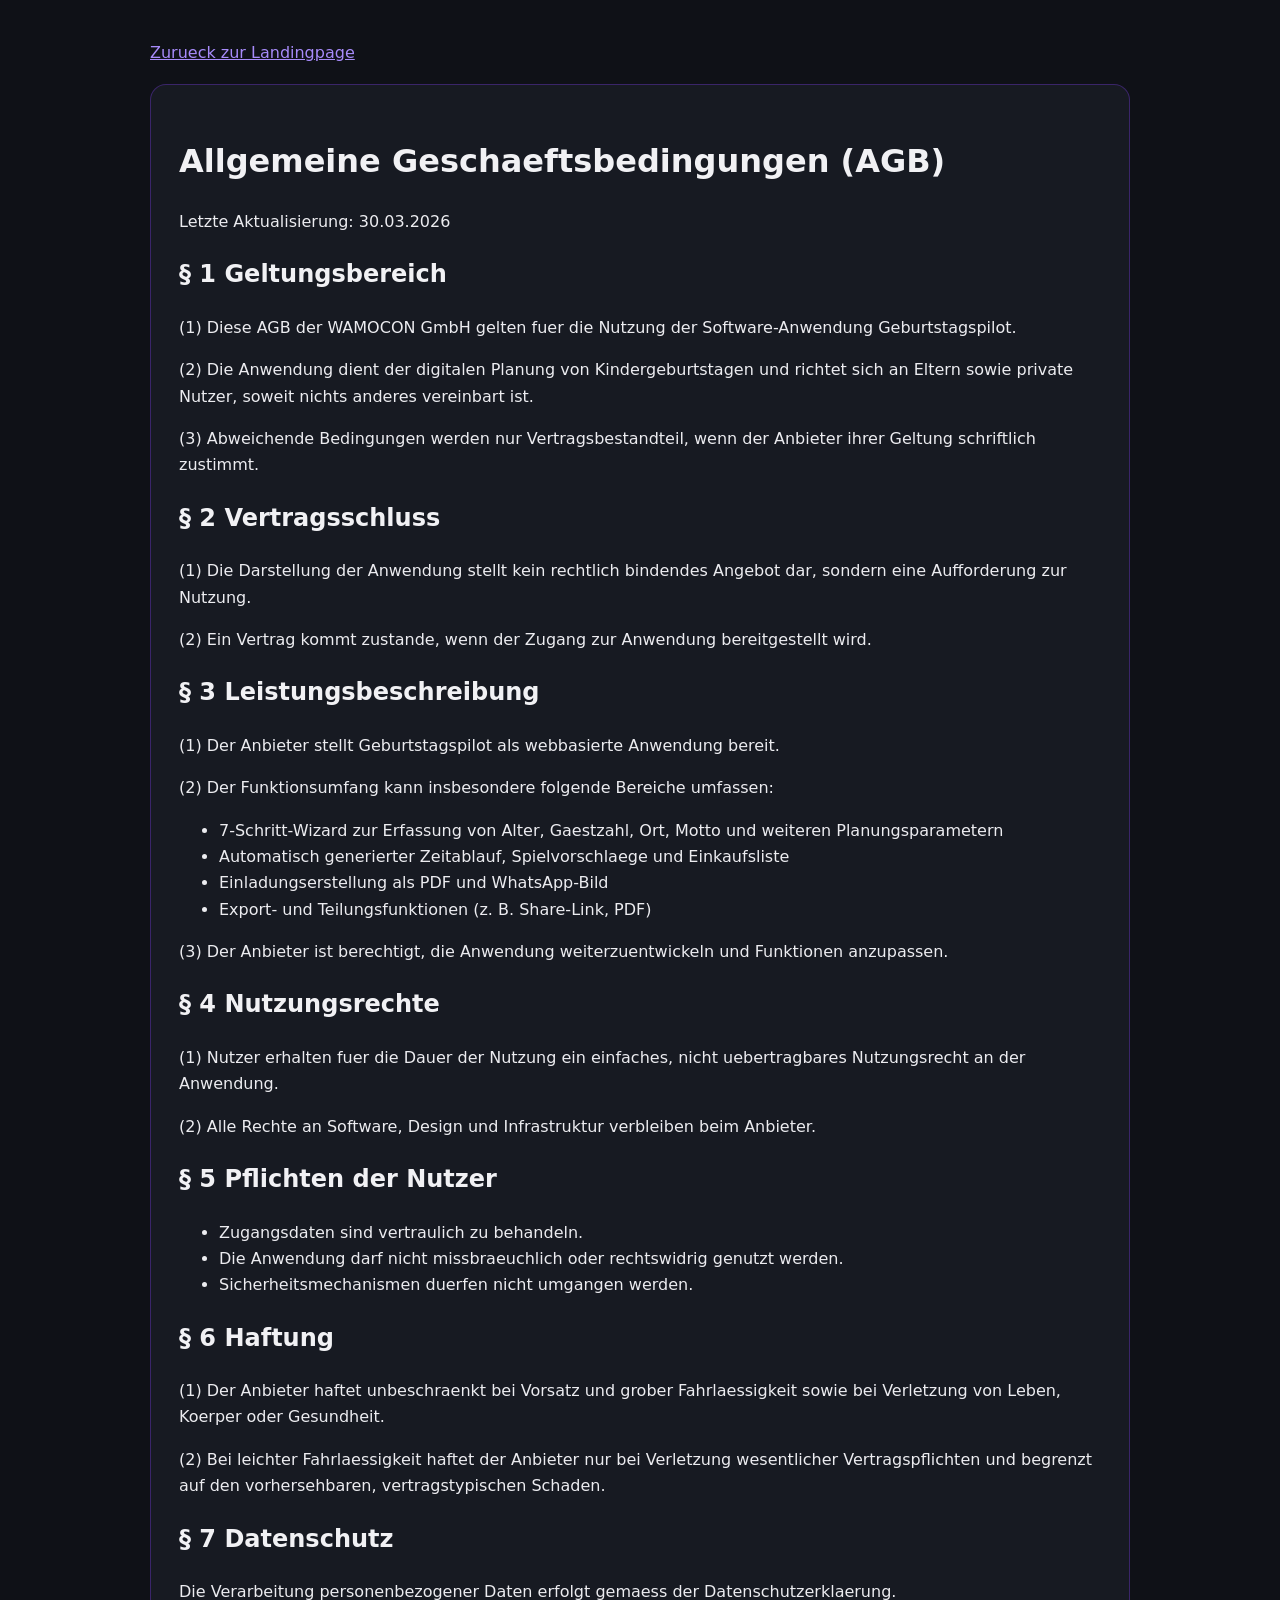
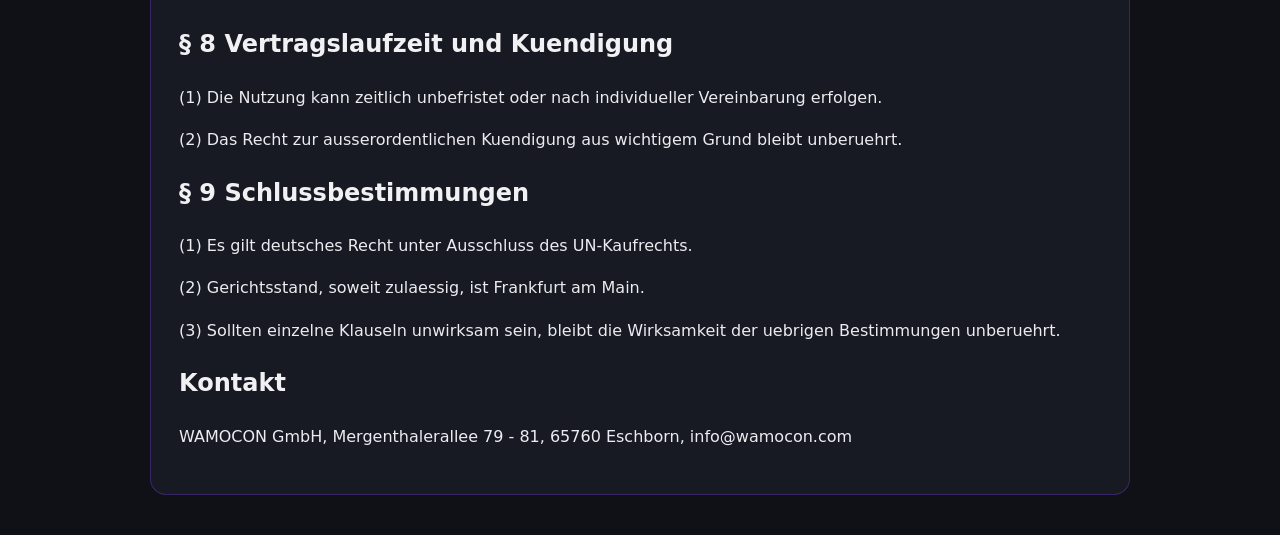
<file: agb.html>
<!DOCTYPE html>
<html lang="de">
<head>
  <meta charset="UTF-8">
  <meta name="viewport" content="width=device-width, initial-scale=1.0">
  <title>AGB | Geburtstagspilot</title>
  <style>
    body{font-family:Inter,system-ui,sans-serif;background:#0f1117;color:#ececf0;margin:0;line-height:1.65}
    .wrap{max-width:980px;margin:0 auto;padding:40px 20px}
    .card{background:#171a22;border:1px solid rgba(124,58,237,.35);border-radius:16px;padding:28px}
    h1,h2{color:#f1f1f4}
    a{color:#A78BFA}
    .top{margin-bottom:18px}
  </style>
</head>
<body>
  <div class="wrap">
    <div class="top"><a href="index.html">Zurueck zur Landingpage</a></div>
    <div class="card">
      <h1>Allgemeine Geschaeftsbedingungen (AGB)</h1>
      <p>Letzte Aktualisierung: 30.03.2026</p>

      <h2>§ 1 Geltungsbereich</h2>
      <p>(1) Diese AGB der WAMOCON GmbH gelten fuer die Nutzung der Software-Anwendung Geburtstagspilot.</p>
      <p>(2) Die Anwendung dient der digitalen Planung von Kindergeburtstagen und richtet sich an Eltern sowie private Nutzer, soweit nichts anderes vereinbart ist.</p>
      <p>(3) Abweichende Bedingungen werden nur Vertragsbestandteil, wenn der Anbieter ihrer Geltung schriftlich zustimmt.</p>

      <h2>§ 2 Vertragsschluss</h2>
      <p>(1) Die Darstellung der Anwendung stellt kein rechtlich bindendes Angebot dar, sondern eine Aufforderung zur Nutzung.</p>
      <p>(2) Ein Vertrag kommt zustande, wenn der Zugang zur Anwendung bereitgestellt wird.</p>

      <h2>§ 3 Leistungsbeschreibung</h2>
      <p>(1) Der Anbieter stellt Geburtstagspilot als webbasierte Anwendung bereit.</p>
      <p>(2) Der Funktionsumfang kann insbesondere folgende Bereiche umfassen:</p>
      <ul>
        <li>7-Schritt-Wizard zur Erfassung von Alter, Gaestzahl, Ort, Motto und weiteren Planungsparametern</li>
        <li>Automatisch generierter Zeitablauf, Spielvorschlaege und Einkaufsliste</li>
        <li>Einladungserstellung als PDF und WhatsApp-Bild</li>
        <li>Export- und Teilungsfunktionen (z. B. Share-Link, PDF)</li>
      </ul>
      <p>(3) Der Anbieter ist berechtigt, die Anwendung weiterzuentwickeln und Funktionen anzupassen.</p>

      <h2>§ 4 Nutzungsrechte</h2>
      <p>(1) Nutzer erhalten fuer die Dauer der Nutzung ein einfaches, nicht uebertragbares Nutzungsrecht an der Anwendung.</p>
      <p>(2) Alle Rechte an Software, Design und Infrastruktur verbleiben beim Anbieter.</p>

      <h2>§ 5 Pflichten der Nutzer</h2>
      <ul>
        <li>Zugangsdaten sind vertraulich zu behandeln.</li>
        <li>Die Anwendung darf nicht missbraeuchlich oder rechtswidrig genutzt werden.</li>
        <li>Sicherheitsmechanismen duerfen nicht umgangen werden.</li>
      </ul>

      <h2>§ 6 Haftung</h2>
      <p>(1) Der Anbieter haftet unbeschraenkt bei Vorsatz und grober Fahrlaessigkeit sowie bei Verletzung von Leben, Koerper oder Gesundheit.</p>
      <p>(2) Bei leichter Fahrlaessigkeit haftet der Anbieter nur bei Verletzung wesentlicher Vertragspflichten und begrenzt auf den vorhersehbaren, vertragstypischen Schaden.</p>

      <h2>§ 7 Datenschutz</h2>
      <p>Die Verarbeitung personenbezogener Daten erfolgt gemaess der Datenschutzerklaerung.</p>

      <h2>§ 8 Vertragslaufzeit und Kuendigung</h2>
      <p>(1) Die Nutzung kann zeitlich unbefristet oder nach individueller Vereinbarung erfolgen.</p>
      <p>(2) Das Recht zur ausserordentlichen Kuendigung aus wichtigem Grund bleibt unberuehrt.</p>

      <h2>§ 9 Schlussbestimmungen</h2>
      <p>(1) Es gilt deutsches Recht unter Ausschluss des UN-Kaufrechts.</p>
      <p>(2) Gerichtsstand, soweit zulaessig, ist Frankfurt am Main.</p>
      <p>(3) Sollten einzelne Klauseln unwirksam sein, bleibt die Wirksamkeit der uebrigen Bestimmungen unberuehrt.</p>

      <h2>Kontakt</h2>
      <p>WAMOCON GmbH, Mergenthalerallee 79 - 81, 65760 Eschborn, info@wamocon.com</p>
    </div>
  </div>
</body>
</html>
</file>
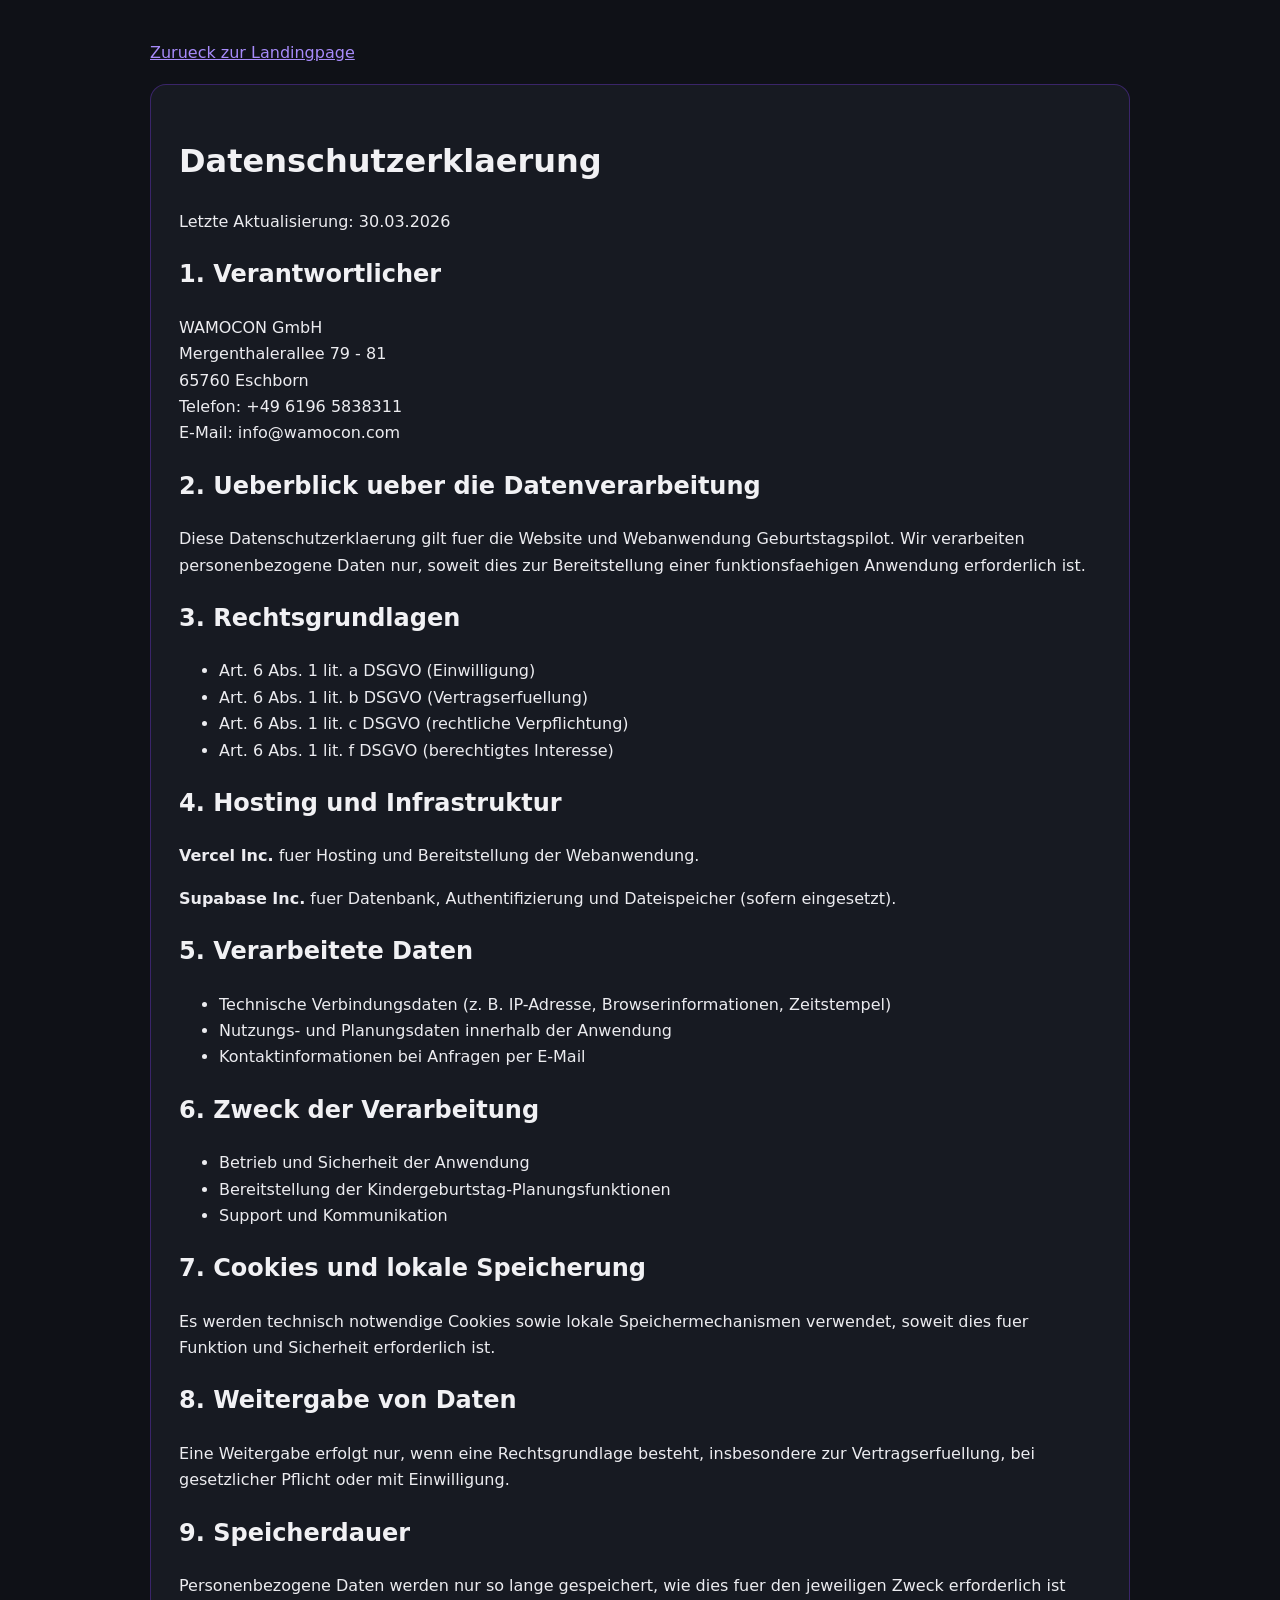
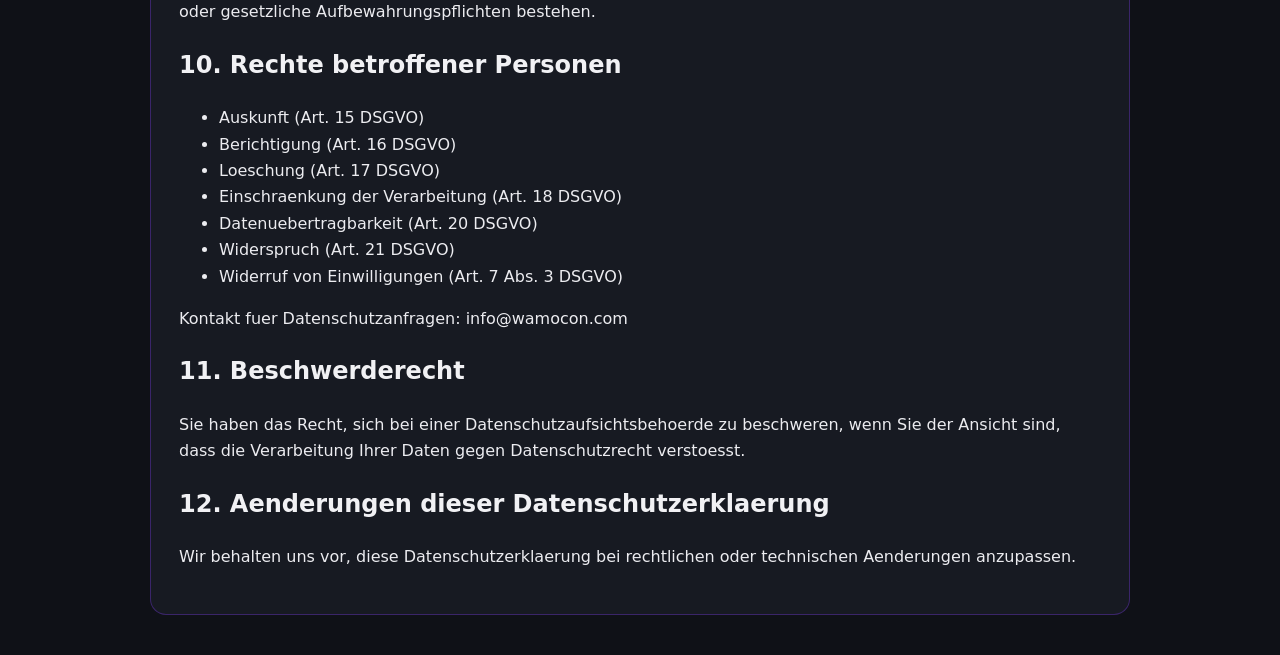
<file: datenschutz.html>
<!DOCTYPE html>
<html lang="de">
<head>
  <meta charset="UTF-8">
  <meta name="viewport" content="width=device-width, initial-scale=1.0">
  <title>Datenschutz | Geburtstagspilot</title>
  <style>
    body{font-family:Inter,system-ui,sans-serif;background:#0f1117;color:#ececf0;margin:0;line-height:1.65}
    .wrap{max-width:980px;margin:0 auto;padding:40px 20px}
    .card{background:#171a22;border:1px solid rgba(124,58,237,.35);border-radius:16px;padding:28px}
    h1,h2{color:#f1f1f4}
    a{color:#A78BFA}
    .top{margin-bottom:18px}
  </style>
</head>
<body>
  <div class="wrap">
    <div class="top"><a href="index.html">Zurueck zur Landingpage</a></div>
    <div class="card">
      <h1>Datenschutzerklaerung</h1>
      <p>Letzte Aktualisierung: 30.03.2026</p>

      <h2>1. Verantwortlicher</h2>
      <p>
        WAMOCON GmbH<br>
        Mergenthalerallee 79 - 81<br>
        65760 Eschborn<br>
        Telefon: +49 6196 5838311<br>
        E-Mail: info@wamocon.com
      </p>

      <h2>2. Ueberblick ueber die Datenverarbeitung</h2>
      <p>Diese Datenschutzerklaerung gilt fuer die Website und Webanwendung Geburtstagspilot. Wir verarbeiten personenbezogene Daten nur, soweit dies zur Bereitstellung einer funktionsfaehigen Anwendung erforderlich ist.</p>

      <h2>3. Rechtsgrundlagen</h2>
      <ul>
        <li>Art. 6 Abs. 1 lit. a DSGVO (Einwilligung)</li>
        <li>Art. 6 Abs. 1 lit. b DSGVO (Vertragserfuellung)</li>
        <li>Art. 6 Abs. 1 lit. c DSGVO (rechtliche Verpflichtung)</li>
        <li>Art. 6 Abs. 1 lit. f DSGVO (berechtigtes Interesse)</li>
      </ul>

      <h2>4. Hosting und Infrastruktur</h2>
      <p><strong>Vercel Inc.</strong> fuer Hosting und Bereitstellung der Webanwendung.</p>
      <p><strong>Supabase Inc.</strong> fuer Datenbank, Authentifizierung und Dateispeicher (sofern eingesetzt).</p>

      <h2>5. Verarbeitete Daten</h2>
      <ul>
        <li>Technische Verbindungsdaten (z. B. IP-Adresse, Browserinformationen, Zeitstempel)</li>
        <li>Nutzungs- und Planungsdaten innerhalb der Anwendung</li>
        <li>Kontaktinformationen bei Anfragen per E-Mail</li>
      </ul>

      <h2>6. Zweck der Verarbeitung</h2>
      <ul>
        <li>Betrieb und Sicherheit der Anwendung</li>
        <li>Bereitstellung der Kindergeburtstag-Planungsfunktionen</li>
        <li>Support und Kommunikation</li>
      </ul>

      <h2>7. Cookies und lokale Speicherung</h2>
      <p>Es werden technisch notwendige Cookies sowie lokale Speichermechanismen verwendet, soweit dies fuer Funktion und Sicherheit erforderlich ist.</p>

      <h2>8. Weitergabe von Daten</h2>
      <p>Eine Weitergabe erfolgt nur, wenn eine Rechtsgrundlage besteht, insbesondere zur Vertragserfuellung, bei gesetzlicher Pflicht oder mit Einwilligung.</p>

      <h2>9. Speicherdauer</h2>
      <p>Personenbezogene Daten werden nur so lange gespeichert, wie dies fuer den jeweiligen Zweck erforderlich ist oder gesetzliche Aufbewahrungspflichten bestehen.</p>

      <h2>10. Rechte betroffener Personen</h2>
      <ul>
        <li>Auskunft (Art. 15 DSGVO)</li>
        <li>Berichtigung (Art. 16 DSGVO)</li>
        <li>Loeschung (Art. 17 DSGVO)</li>
        <li>Einschraenkung der Verarbeitung (Art. 18 DSGVO)</li>
        <li>Datenuebertragbarkeit (Art. 20 DSGVO)</li>
        <li>Widerspruch (Art. 21 DSGVO)</li>
        <li>Widerruf von Einwilligungen (Art. 7 Abs. 3 DSGVO)</li>
      </ul>
      <p>Kontakt fuer Datenschutzanfragen: info@wamocon.com</p>

      <h2>11. Beschwerderecht</h2>
      <p>Sie haben das Recht, sich bei einer Datenschutzaufsichtsbehoerde zu beschweren, wenn Sie der Ansicht sind, dass die Verarbeitung Ihrer Daten gegen Datenschutzrecht verstoesst.</p>

      <h2>12. Aenderungen dieser Datenschutzerklaerung</h2>
      <p>Wir behalten uns vor, diese Datenschutzerklaerung bei rechtlichen oder technischen Aenderungen anzupassen.</p>
    </div>
  </div>
</body>
</html>
</file>
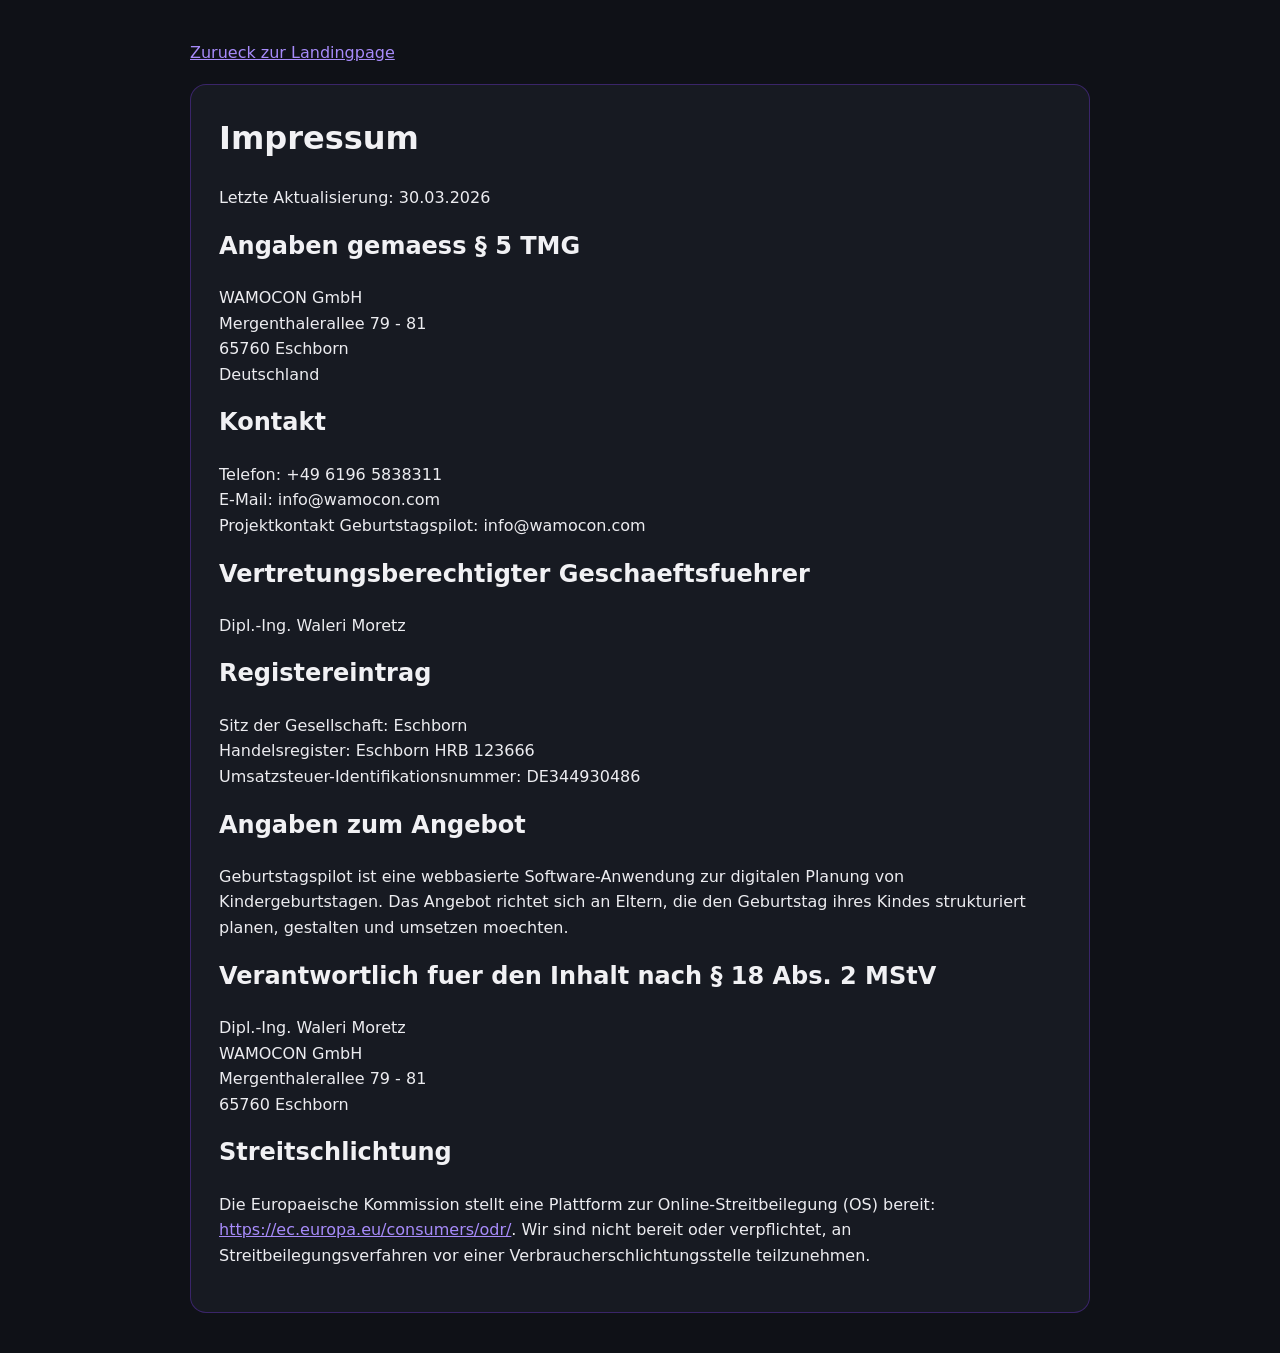
<file: impressum.html>
<!DOCTYPE html>
<html lang="de">
<head>
  <meta charset="UTF-8">
  <meta name="viewport" content="width=device-width, initial-scale=1.0">
  <title>Impressum | Geburtstagspilot</title>
  <style>
    body{font-family:Inter,system-ui,sans-serif;background:#0f1117;color:#ececf0;margin:0;line-height:1.6}
    .wrap{max-width:900px;margin:0 auto;padding:40px 20px}
    .card{background:#171a22;border:1px solid rgba(124,58,237,.35);border-radius:16px;padding:28px}
    h1,h2{margin-top:0;color:#f1f1f4}
    a{color:#A78BFA}
    .top{margin-bottom:18px}
  </style>
</head>
<body>
  <div class="wrap">
    <div class="top"><a href="index.html">Zurueck zur Landingpage</a></div>
    <div class="card">
      <h1>Impressum</h1>
      <p>Letzte Aktualisierung: 30.03.2026</p>

      <h2>Angaben gemaess § 5 TMG</h2>
      <p>
        WAMOCON GmbH<br>
        Mergenthalerallee 79 - 81<br>
        65760 Eschborn<br>
        Deutschland
      </p>

      <h2>Kontakt</h2>
      <p>
        Telefon: +49 6196 5838311<br>
        E-Mail: info@wamocon.com<br>
        Projektkontakt Geburtstagspilot: info@wamocon.com
      </p>

      <h2>Vertretungsberechtigter Geschaeftsfuehrer</h2>
      <p>Dipl.-Ing. Waleri Moretz</p>

      <h2>Registereintrag</h2>
      <p>
        Sitz der Gesellschaft: Eschborn<br>
        Handelsregister: Eschborn HRB 123666<br>
        Umsatzsteuer-Identifikationsnummer: DE344930486
      </p>

      <h2>Angaben zum Angebot</h2>
      <p>
        Geburtstagspilot ist eine webbasierte Software-Anwendung zur digitalen Planung von Kindergeburtstagen. Das Angebot richtet sich an Eltern, die den Geburtstag ihres Kindes strukturiert planen, gestalten und umsetzen moechten.
      </p>

      <h2>Verantwortlich fuer den Inhalt nach § 18 Abs. 2 MStV</h2>
      <p>
        Dipl.-Ing. Waleri Moretz<br>
        WAMOCON GmbH<br>
        Mergenthalerallee 79 - 81<br>
        65760 Eschborn
      </p>

      <h2>Streitschlichtung</h2>
      <p>
        Die Europaeische Kommission stellt eine Plattform zur Online-Streitbeilegung (OS) bereit:
        <a href="https://ec.europa.eu/consumers/odr/" target="_blank" rel="noopener noreferrer">https://ec.europa.eu/consumers/odr/</a>.
        Wir sind nicht bereit oder verpflichtet, an Streitbeilegungsverfahren vor einer Verbraucherschlichtungsstelle teilzunehmen.
      </p>
    </div>
  </div>
</body>
</html>
</file>
